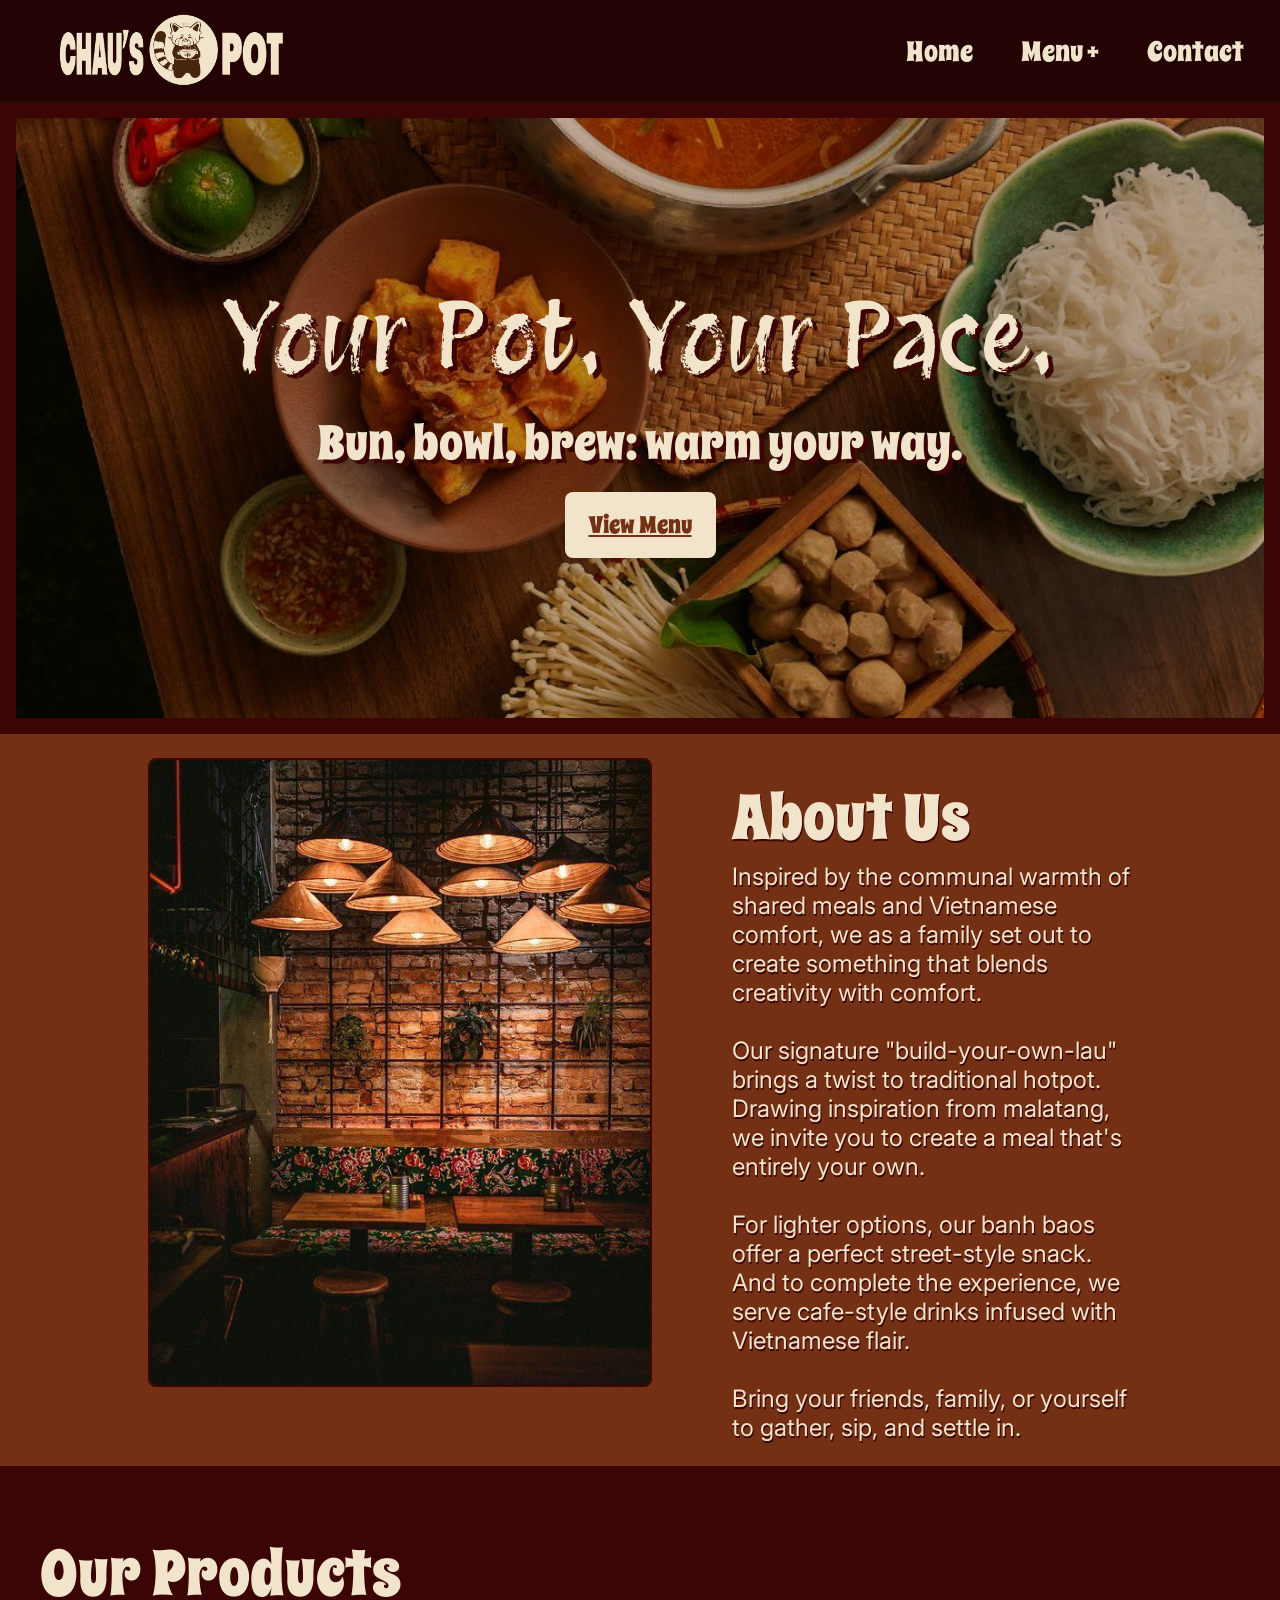
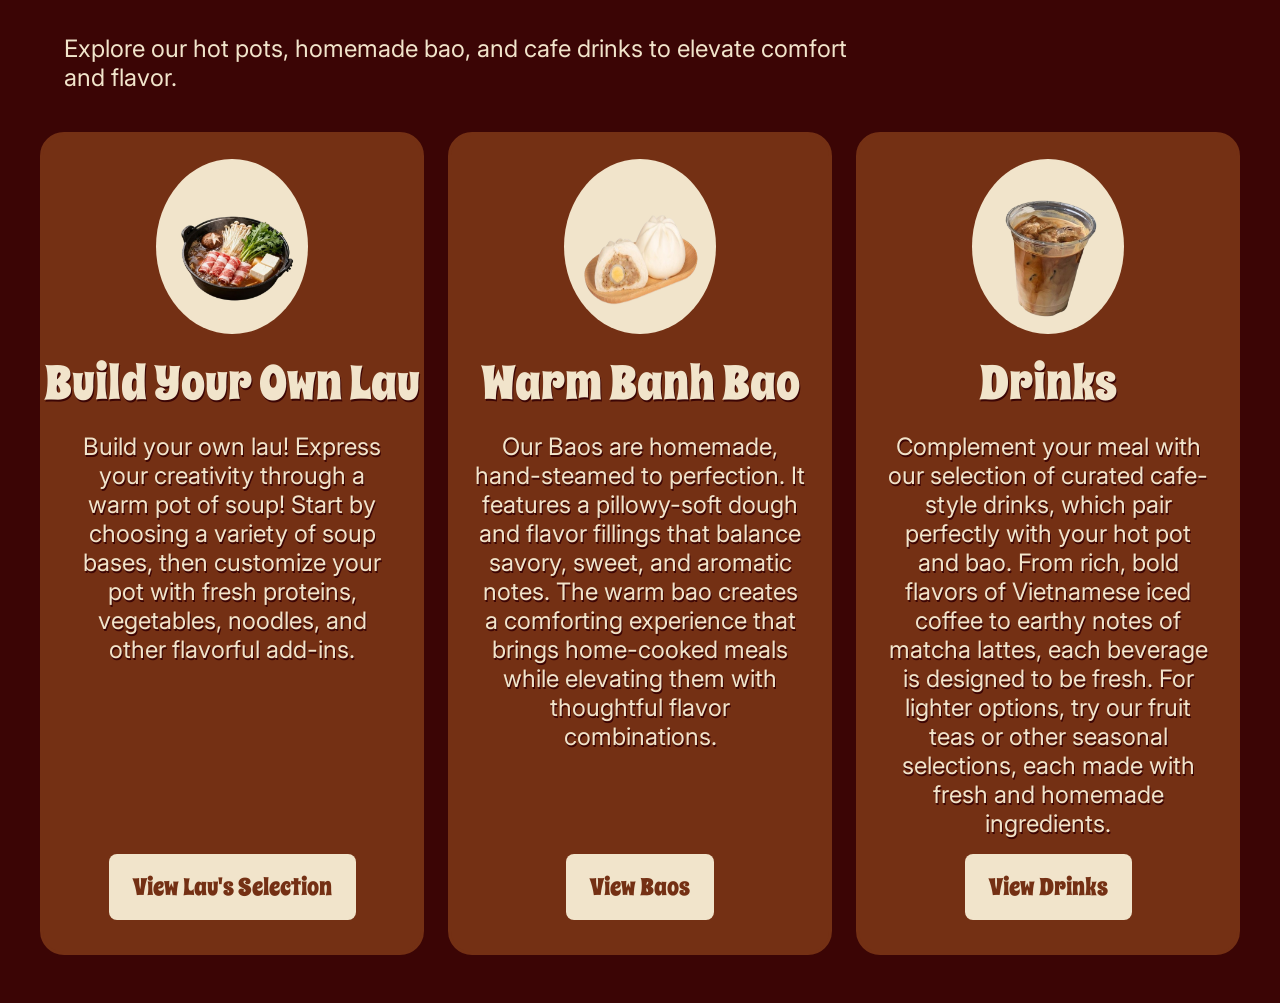
<file: index.html>
<!DOCTYPE html>

<title> Chau's Pot: Mobile Website </title>

<head>

    <link rel="stylesheet" href="global.css">
    <link rel="stylesheet" href="reset.css">
    <meta name="viewport" content="width=device-width, initial-scale=1" />

    <link rel="preconnect" href="https://fonts.googleapis.com">
    <link rel="preconnect" href="https://fonts.gstatic.com" crossorigin>
    <link href="https://fonts.googleapis.com/css2?family=Inter:ital,opsz,wght@0,14..32,100..900;1,14..32,100..900&family=Protest+Revolution&family=Spicy+Rice&display=swap" rel="stylesheet">

</head>

<header class="site-header">
        <div class = "logo-container">
            <img src="images/logo.png" alt="Chau's Pot Logo" class = "logo-icon">
        </div>

        <div class = "menu-bar" id="menuBar">
            <img onclick="hamClick()" src="images/bars-solid.png" alt="menu-bar" id="ham" width = "50px">
        </div>
    
        <nav>
            <ul class="nav-links">
                <li><a href = "index.html" > Home </a></li>

                <li class = "dropdown">
                    <a href = "menu/menu.html"> Menu +</a>
                    <ul class = "dropdown-content">
                        <li><a href="menu/menu.html"> Build a Lao</a></li>
                        <li><a href="bao/bao.html"> Bao</a></li>
                        <li><a href="drink/drink.html"> Drinks</a></li>
                    </ul>
                </li>
                <li><a href = "contact/contact.html" > Contact </a></li>
            </ul>
        </nav>
</header>

<body>
    <ul class="drawer-nav">
        <li><a href = "index.html" > Home </a></li>
        <li><a href="menu/menu.html"> Build a Lao</a></li>
        <li><a href="bao/bao.html"> Bao</a></li>
        <li><a href="drink/drink.html"> Drinks</a></li>
        <li><a href = "contact/contact.html" > Contact </a></li>
    </ul>

    <script src="homepage.js"></script>

    <main>
        <section class = "hero-section"> 
            <h1> Your Pot. Your Pace. </h1>
            <h2> Bun, bowl, brew: warm your way.</h2>
            <a href ="menu/menu.html" class = "product-button"> View Menu</a>
        </section>

        <section class = "about-us">

            <div class="about-container"> 

                <div class = about-image>
                    <img src="images/about us.jpg" alt="cafe-interior">
                </div>
                
                <div class="about-content">
                    <h2> About Us </h2>
                    <p class = "about-description"> 
                    Inspired by the communal warmth of shared meals and Vietnamese comfort, we as a family set out to create something that blends creativity with comfort. 
                    <br>
                    <br>
                    Our signature "build-your-own-lau" brings a twist to traditional hotpot. Drawing inspiration from malatang, we invite you to create a meal that's entirely your own.
                    <br>
                    <br>
                    For lighter options, our banh baos offer a perfect street-style snack. And to complete the experience, we serve cafe-style drinks infused with Vietnamese flair.
                    <br>
                    <br>
                    Bring your friends, family, or yourself to gather, sip, and settle in.
                    </p>
                </div>   

            </div>
            
        </section>
    
        <section class = "products">
            <div class = "products-inner">
                <div class = "products-header">
                    <h2> Our Products </h2>
                    <p class ="products-info"> Explore our hot pots, homemade bao, and cafe drinks to elevate comfort and flavor.</p>
                
                </div>

            <!-- Below are three sections: Lau, Bao, and Drinks-->
                <div class = "product-container">
                    <div class = "lau">
                        <img class = "section-image"  src = "images/hotpot.png" alt = "lau">
                        <h2> Build Your Own Lau </h2>
                        <p class = "description"> 
                        Build your own lau! Express your creativity through a warm pot of soup! Start by choosing a variety of soup bases, then customize your pot with fresh proteins, vegetables, noodles, and other flavorful add-ins. 
                        </p>

                        <a href ="menu/menu.html" class = "order-button"> View Lau's Selection </a>
                    </div>

                    <div class ="bao">
                        <img class = "section-image"  src = "images/bao-bao1.png" alt="bao">
                        <h2> Warm Banh Bao </h2>
                        <p class = "description">Our Baos are homemade, hand-steamed to perfection. It features a pillowy-soft dough and flavor fillings that balance savory, sweet, and aromatic notes. The warm bao creates a comforting experience that brings home-cooked meals while elevating them with thoughtful flavor combinations. </p>
                        <a href ="bao/bao.html" class = "order-button"> View Baos </a>
                    </div>
            

                    <div class = "drink"> 
                        <img class = "section-image"  src = "images/drinks-coffee.png" alt="drink">
                        <h2> Drinks </h2>
                        <p class = "description"> Complement your meal with our selection of curated cafe-style drinks, which pair perfectly with your hot pot and bao. From rich, bold flavors of Vietnamese iced coffee to earthy notes of matcha lattes, each beverage is designed to be fresh. For lighter options, try our fruit teas or other seasonal selections, each made with fresh and homemade ingredients.  </p>
                        <a href ="drink/drink.html" class = "order-button"> View Drinks </a>
                    </div>
                </div>
            </div>
        </section>       
    </main>
</body>
</file>
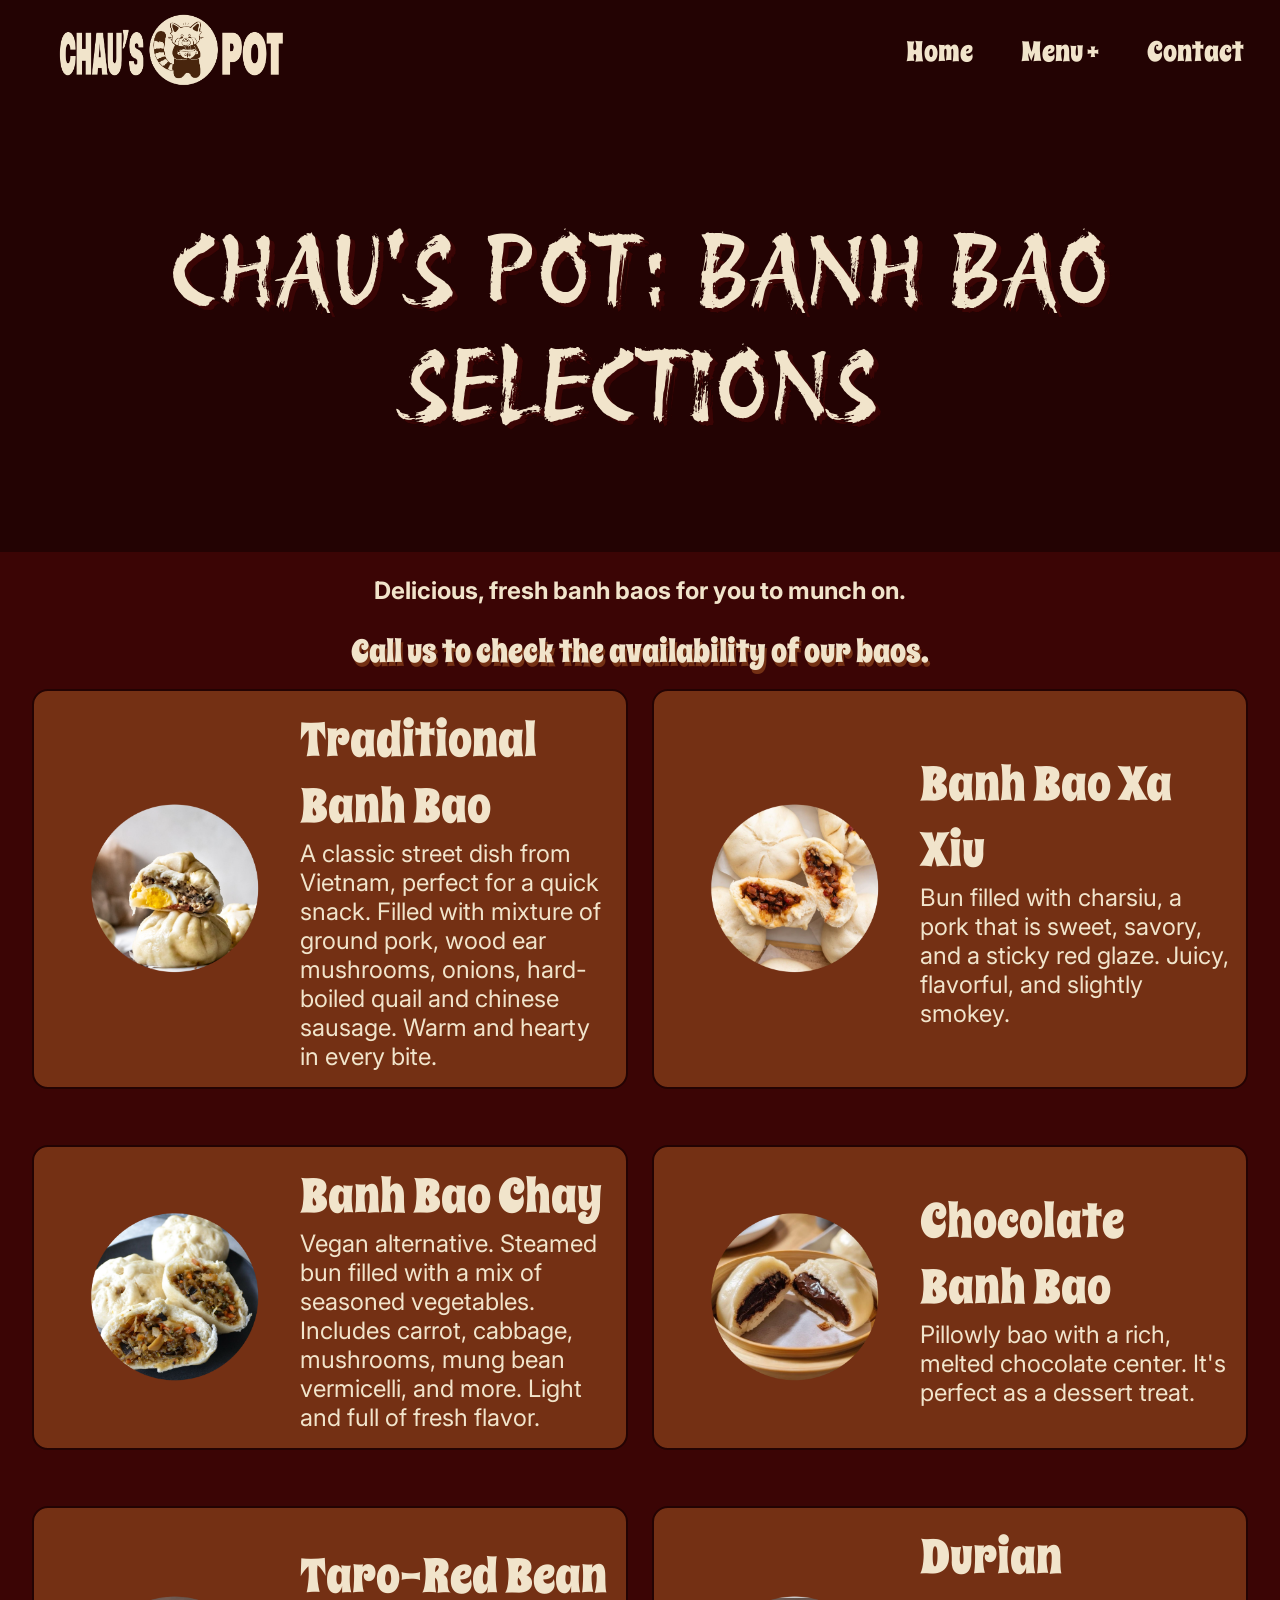
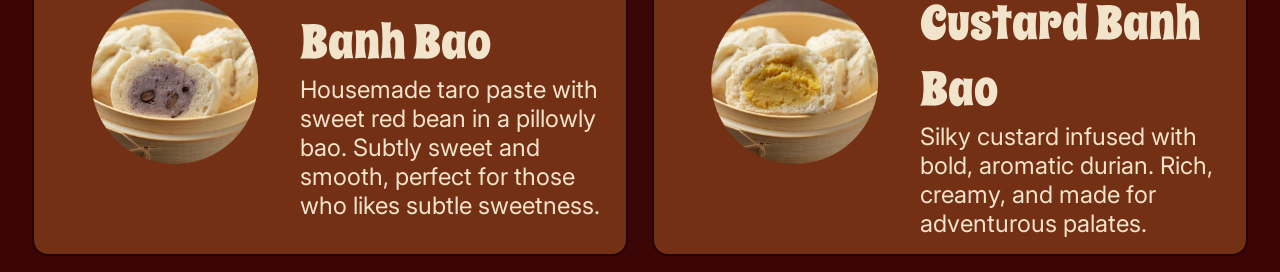
<file: bao/bao.html>
<!DOCTYPE html>

<title> Chau's Pot: Mobile Website </title>

<head>

    <link rel="stylesheet" href="bao.css">
    <link rel="stylesheet" href="reset.css">
    <meta name="viewport" content="width=device-width, initial-scale=1" />

    <link rel="preconnect" href="https://fonts.googleapis.com">
    <link rel="preconnect" href="https://fonts.gstatic.com" crossorigin>
    <link href="https://fonts.googleapis.com/css2?family=Inter:ital,opsz,wght@0,14..32,100..900;1,14..32,100..900&family=Protest+Revolution&family=Spicy+Rice&display=swap" rel="stylesheet">
    <title>Menu</title>
</head>

<header class="site-header">
        <div class = "logo-container">
            <img src="../images/logo.png" alt="Chau's Pot Logo" class = "logo-icon">
        </div>

        <div class = "menu-bar">
            <img src="../images/bars-solid.png" alt="menu-bar" width = "50px">
        </div>
    
        <nav>
            <ul class="nav-links">
                <li><a href = "../index.html" > Home </a></li>

                <li class = "dropdown">
                    <a href = "menu/menu.html"> Menu +</a>
                    <ul class = "dropdown-content">
                        <li><a href="../menu/menu.html"> Build a Lao</a></li>
                        <li><a href="bao.html"> Bao</a></li>
                        <li><a href="../drink/drink.html"> Drinks</a></li>
                    </ul>
                </li>

                <li><a href = "../contact/contact.html" > Contact </a></li>
            </ul>
        </nav>
</header>

<body>
    <main>
        <section class = "hero-section"> 
            <h1> CHAU'S POT: BANH BAO SELECTIONS</h1>
        </section>

        <section id="bao-header">
            <div class="bao-overview">
                <p><b> Delicious, fresh banh baos for you to munch on. </b></p>
                <p class="bao-call" > Call us to check the availability of our baos.</p>
            </div>
        </section>


        <section id="baos">
            <div class="bao">

                <div class="bao-card">
                    <img class = "section-image" src = "bao_images/baos_porkbun.png">
                    <div class="card-text">
                        <h2> Traditional Banh Bao  </h2>
                        <p> A classic street dish from Vietnam, perfect for a quick snack. Filled with mixture of ground pork, wood ear mushrooms, onions, hard-boiled quail and chinese sausage. Warm and hearty in every bite.  </p>
                    </div>
                </div>

                <div class="bao-card">
                    <img class = "section-image" src = "bao_images/baos_charsiu.png">
                    <div class="card-text">
                        <h2> Banh Bao Xa Xiu </h2>
                        <p> Bun filled with charsiu, a pork that is sweet, savory, and a sticky red glaze. Juicy, flavorful, and slightly smokey.  </p>
                    </div>
                </div>

                <div class="bao-card">
                    <img class = "section-image" src = "bao_images/baos_veggie.png">
                    <div class="card-text">
                        <h2> Banh Bao Chay </h2>
                        <p> Vegan alternative. Steamed bun filled with a mix of seasoned vegetables. Includes carrot, cabbage, mushrooms, mung bean vermicelli, and more. Light and full of fresh flavor. </p>
                    </div>
                </div>

                <div class="bao-card">
                    <img class = "section-image" src = "bao_images/baos_chocolate.png">
                    <div class="card-text">
                        <h2> Chocolate Banh Bao</h2>
                        <p> Pillowly bao with a rich, melted chocolate center. It's perfect as a dessert treat. </p>
                    </div>
                </div>

                <div class="bao-card">
                    <img class = "section-image" src = "bao_images/baos_tarobean.png">
                    <div class="card-text">
                        <h2> Taro-Red Bean Banh Bao </h2>
                        <p> Housemade taro paste with sweet red bean in a pillowly bao. Subtly sweet and smooth, perfect for those who likes subtle sweetness.</p>
                    </div>
                </div>

                <div class="bao-card">
                      <img class = "section-image" src = "bao_images/baos_eggdurian.png">
                    <div class="card-text">
                        <h2> Durian Custard Banh Bao </h2>
                        <p> Silky custard infused with bold, aromatic durian. Rich, creamy, and made for adventurous palates. </p>
                    </div>
                </div>

            </div>
        </section>
    </main>
</body>
</file>
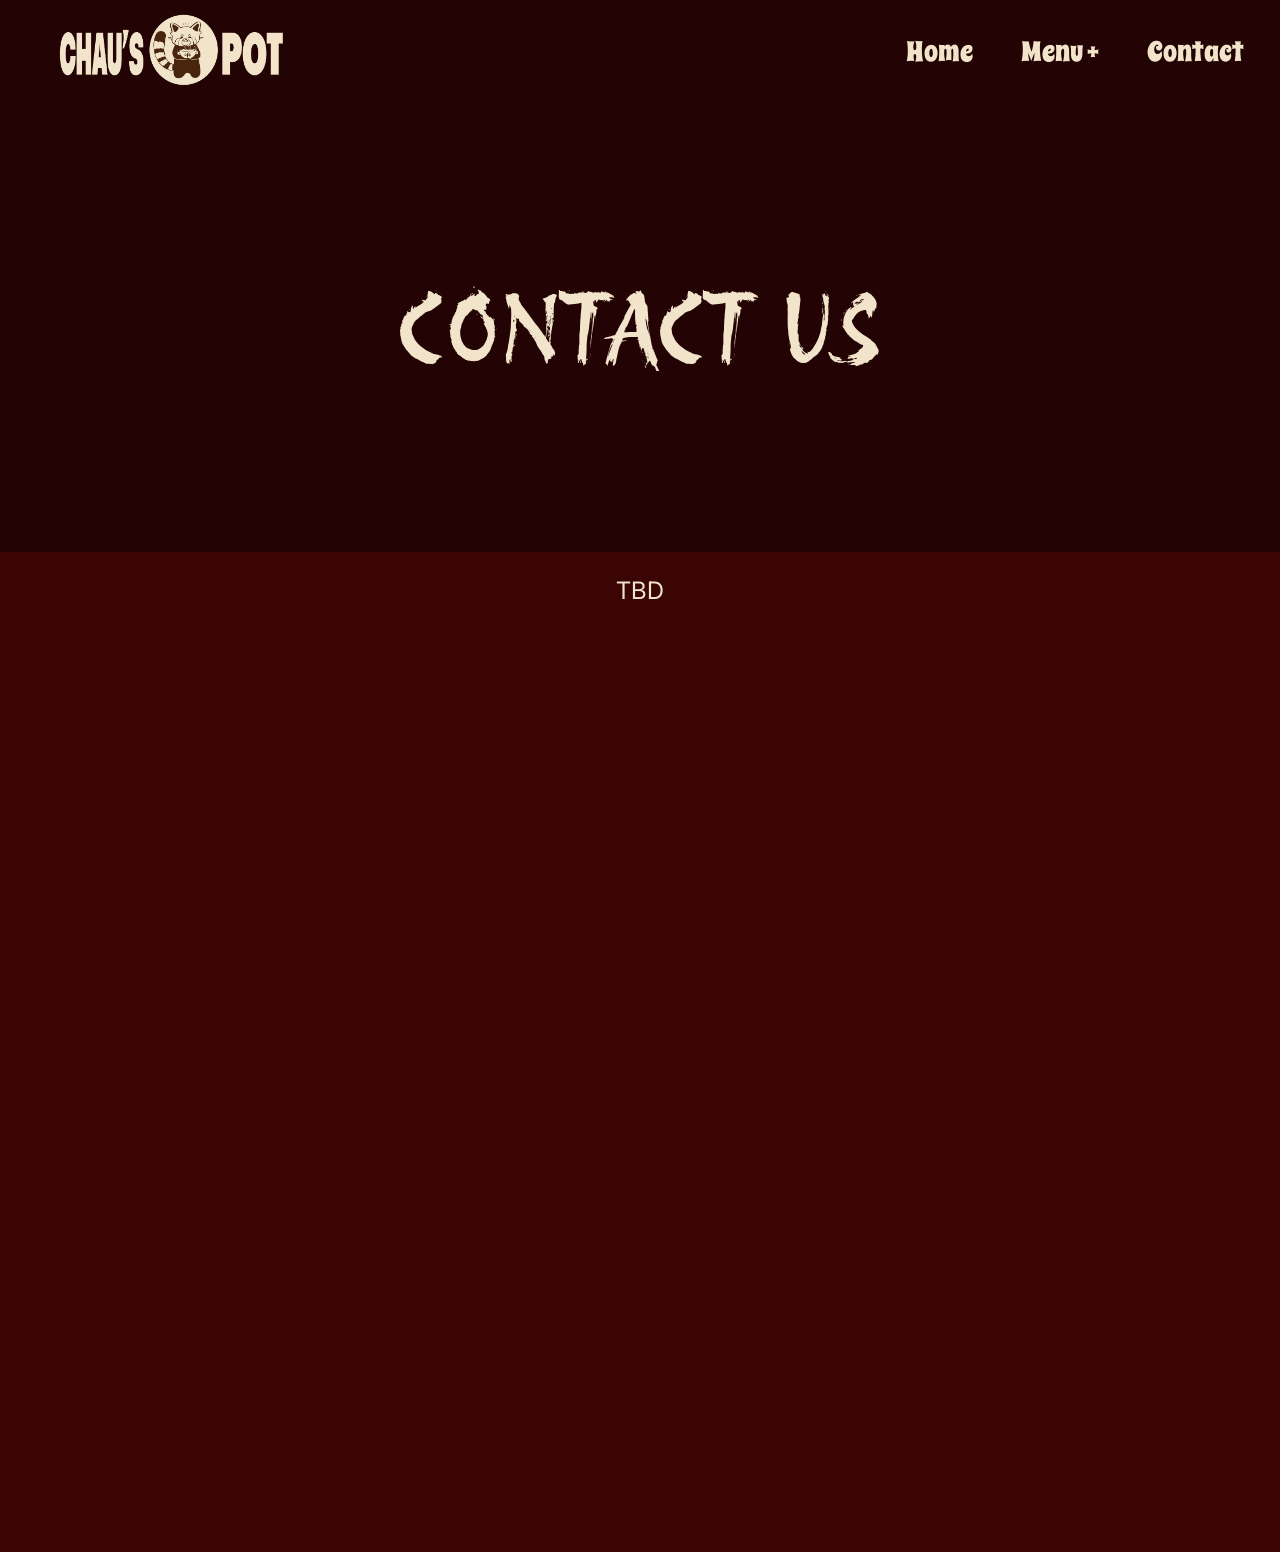
<file: contact/contact.html>
<!DOCTYPE html> 

<title> Chau's Pot: Mobile Website </title>

<head>
    <link rel="stylesheet" href="contact.css">
    <link rel="stylesheet" href="reset.css">
    <meta name="viewport" content="width=device-width, initial-scale=1" />

    <link rel="preconnect" href="https://fonts.googleapis.com">
    <link rel="preconnect" href="https://fonts.gstatic.com" crossorigin>
    <link href="https://fonts.googleapis.com/css2?family=Inter:ital,opsz,wght@0,14..32,100..900;1,14..32,100..900&family=Protest+Revolution&family=Spicy+Rice&display=swap" rel="stylesheet">
    <title>Contact</title>
</head>

<header class="site-header">
        <div class = "logo-container">
            <img src="../images/logo.png" alt="Chau's Pot Logo" class = "logo-icon">
        </div>

        <div class = "menu-bar">
            <img src="../images/bars-solid.png" alt="menu-bar" width = "50px">
        </div>
    
        <nav>
            <ul class="nav-links">
                <li><a href = "../index.html" > Home </a></li>

                <li class = "dropdown">
                    <a href = "../menu/menu.html"> Menu +</a>
                    <ul class = "dropdown-content">
                        <li><a href="../menu/menu.html"> Build a Lao</a></li>
                        <li><a href="../bao/bao.html"> Bao</a></li>
                        <li><a href="../drink/drink.html"> Drinks</a></li>
                    </ul>
                </li>

                <li><a href = "contact/contact.html" > Contact </a></li>
            </ul>
        </nav>
</header>

<body>
    <main>
        <section class = "hero-section"> 
            <h1> CONTACT US </h1>
        </section>

        <section id = "contact">
            <div class = "contact-overview">
                <p> TBD </p>
            </div>

        </section>
    </main>
</body>
</file>
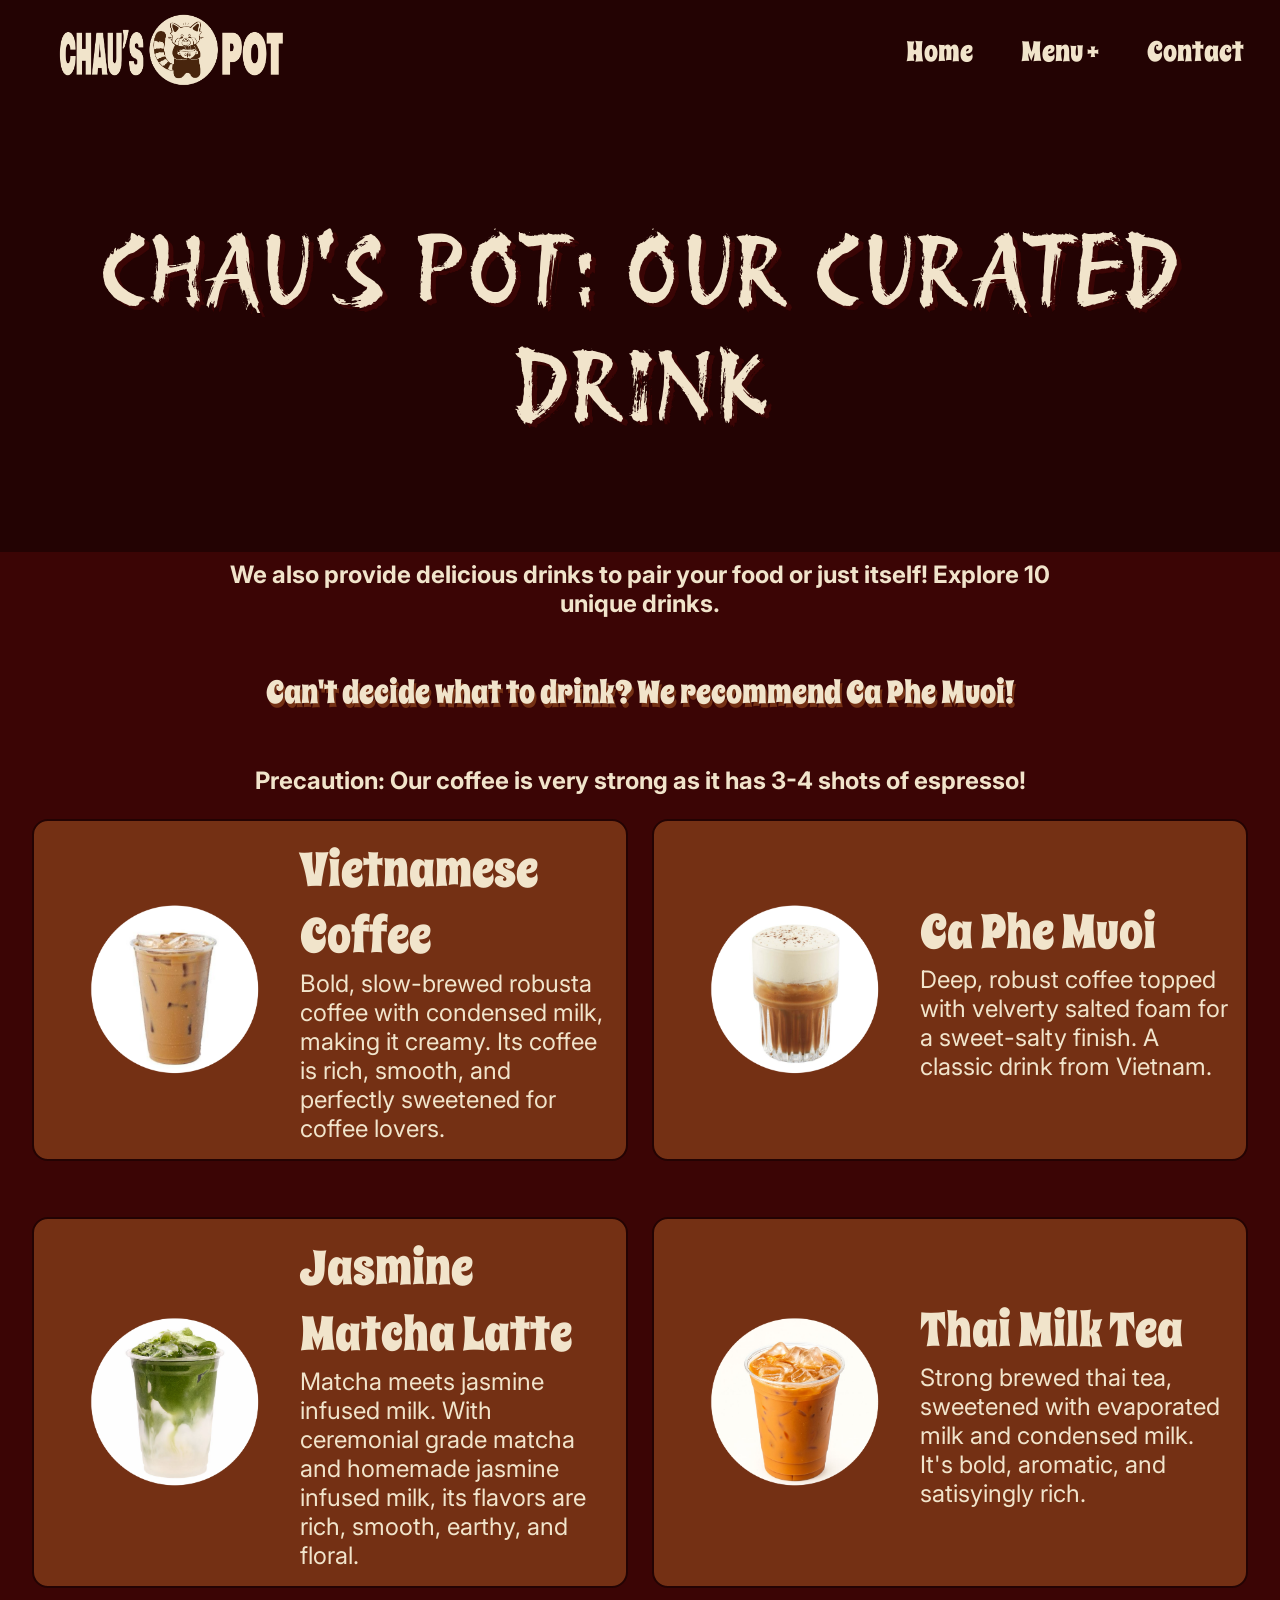
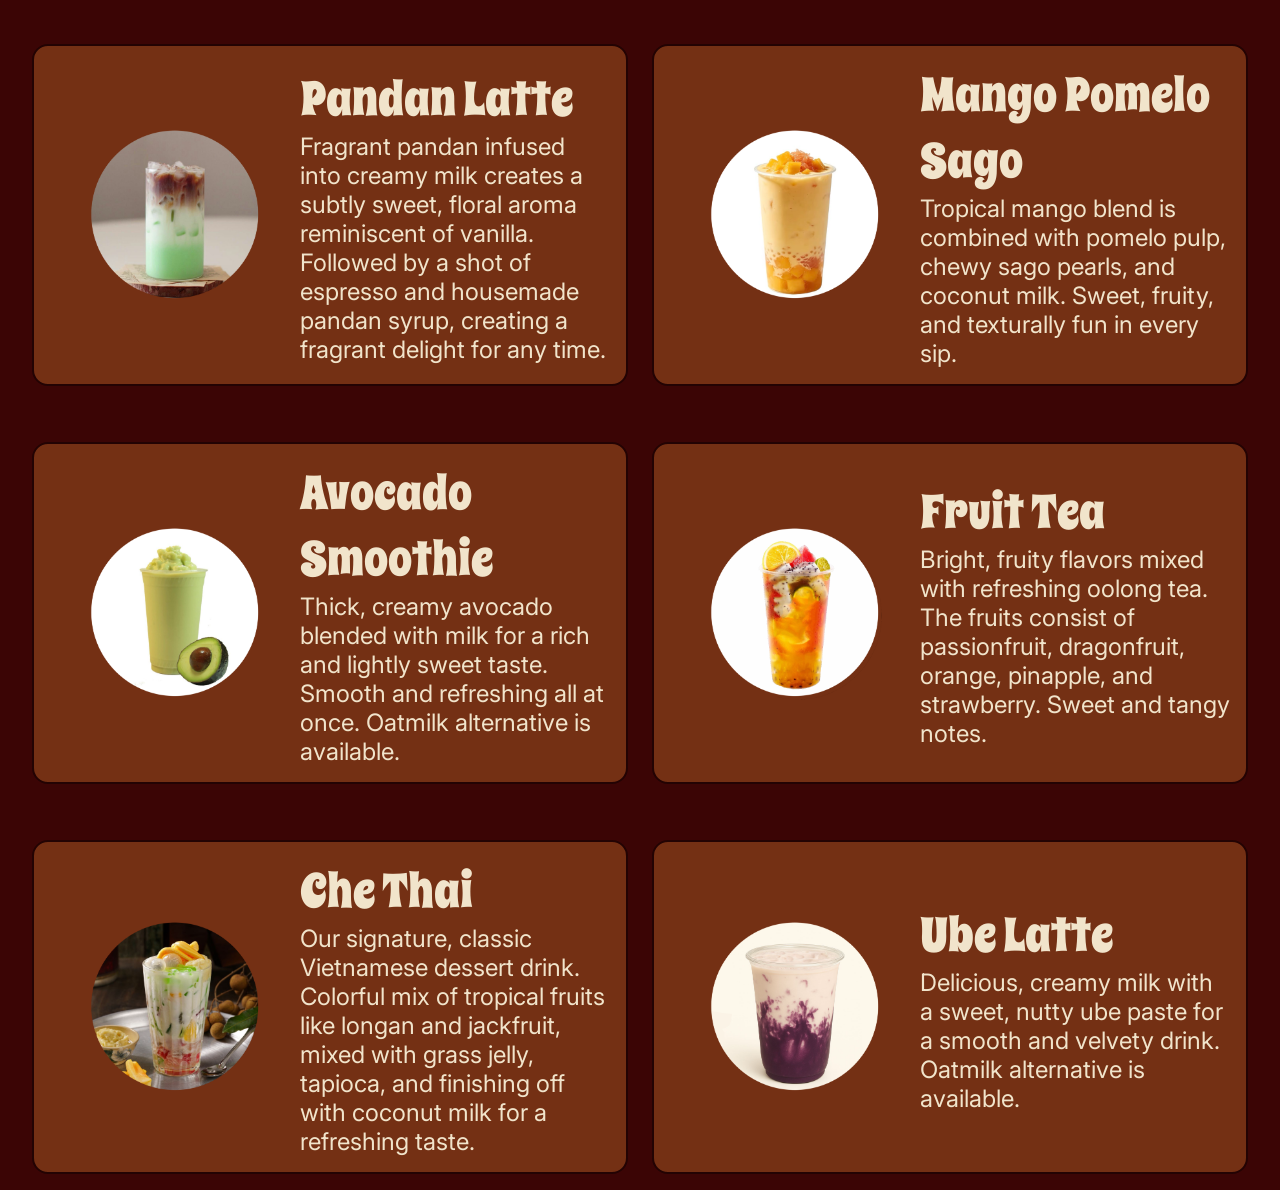
<file: drink/drink.html>
<!DOCTYPE html>

<title> Chau's Pot: Mobile Website </title>

<head>

    <link rel="stylesheet" href="drink.css">
    <link rel="stylesheet" href="reset.css">
    <meta name="viewport" content="width=device-width, initial-scale=1" />

    <link rel="preconnect" href="https://fonts.googleapis.com">
    <link rel="preconnect" href="https://fonts.gstatic.com" crossorigin>
    <link href="https://fonts.googleapis.com/css2?family=Inter:ital,opsz,wght@0,14..32,100..900;1,14..32,100..900&family=Protest+Revolution&family=Spicy+Rice&display=swap" rel="stylesheet">
    <title>Menu</title>
</head>

<header class="site-header">
        <div class = "logo-container">
            <img src="../images/logo.png" alt="Chau's Pot Logo" class = "logo-icon">
        </div>

        <div class = "menu-bar">
            <img src="../images/bars-solid.png" alt="menu-bar" width = "50px">
        </div>
    
        <nav>
            <ul class="nav-links">
                <li><a href = "../index.html" > Home </a></li>

                <li class = "dropdown">
                    <a href = "menu/menu.html"> Menu +</a>
                    <ul class = "dropdown-content">
                        <li><a href="../menu/menu.html"> Build a Lao</a></li>
                        <li><a href="../bao/bao.html"> Bao</a></li>
                        <li><a href="drink.html"> Drinks</a></li>
                    </ul>
                </li>

                <li><a href = "../contact/contact.html" > Contact </a></li>
            </ul>
        </nav>
</header>

<body>
    <main>

        <section class = "hero-section"> 
            <h1> CHAU'S POT: OUR CURATED DRINK</h1>
        </section>

        <section id="drink-header">
            <div class="drink-overview">
                <p><b>We also provide delicious drinks to pair your food or just itself!
                Explore 10 unique drinks. </b></p>
                    <br>
                    <br>
                <p class="drink-star"> Can't decide what to drink? We recommend Ca Phe Muoi! </p>
                    <br>
                    <br>
                <p><b> Precaution: Our coffee is very strong as it has 3-4 shots of espresso! </b></p>
            </div>
        </section>


        <section id="drinks">
            <div class="drink">
                <div class="drink-card">
                    <img class = "section-image" src = "drink_images/drink_vietcoffee.png">
                    <div class="card-text">
                        <h2> Vietnamese Coffee </h2>
                        <p> Bold, slow-brewed robusta coffee with condensed milk, making it creamy. Its coffee is rich, smooth, and perfectly sweetened for coffee lovers. </p>
                    </div>
                </div>

                <div class="drink-card">
                    <img class = "section-image" src = "drink_images/drink_saltcoffee.png">
                    <div class="card-text">
                        <h2> Ca Phe Muoi </h2>
                        <p> Deep, robust coffee topped with velverty salted foam for a sweet-salty finish. A classic drink from Vietnam.</p>
                    </div>
                </div>

                <div class="drink-card">
                    <img class = "section-image" src = "drink_images/drink_matchalat.png">
                    <div class="card-text">
                        <h2> Jasmine Matcha Latte </h2>
                        <p> Matcha meets jasmine infused milk. With ceremonial grade matcha and homemade jasmine infused milk, its flavors are rich, smooth, earthy, and floral. </p>
                    </div>
                </div>

                <div class="drink-card">
                    <img class = "section-image" src = "drink_images/drink_thai.png">
                    <div class="card-text">
                        <h2> Thai Milk Tea  </h2>
                        <p> Strong brewed thai tea, sweetened with evaporated milk and condensed milk. It's bold, aromatic, and satisyingly rich. </p>
                    </div>
                </div>

                <div class="drink-card">
                    <img class = "section-image" src = "drink_images/drink_pandan.png">
                    <div class="card-text">
                        <h2> Pandan Latte</h2>
                        <p> Fragrant pandan infused into creamy milk creates a subtly sweet, floral aroma reminiscent of vanilla. Followed by a shot of espresso and housemade pandan syrup, creating a fragrant delight for any time. </p>
                    </div>
                </div>

                <div class="drink-card">
                    <img class = "section-image" src = "drink_images/drink_mangopomelo.png">
                    <div class="card-text">
                        <h2> Mango Pomelo Sago </h2>
                        <p> Tropical mango blend is combined with pomelo pulp, chewy sago pearls, and coconut milk. Sweet, fruity, and texturally fun in every sip. </p>
                    </div>
                </div>

                <div class="drink-card">
                    <img class = "section-image" src = "drink_images/drinks_avocado.png">
                    <div class="card-text">
                        <h2> Avocado Smoothie </h2>
                        <p> Thick, creamy avocado blended with milk for a rich and lightly sweet taste. Smooth and refreshing all at once. Oatmilk alternative is available. </p>
                    </div>
                </div>

                <div class="drink-card">
                    <img class = "section-image" src = "drink_images/drink_fruitsassortment.png">
                    <div class="card-text">
                        <h2> Fruit Tea </h2>
                        <p> Bright, fruity flavors mixed with refreshing oolong tea. The fruits consist of passionfruit, dragonfruit, orange, pinapple, and strawberry. Sweet and tangy notes. </p>
                    </div>
                </div>

                <div class="drink-card">
                    <img class = "section-image" src = "drink_images/drink_chethai.png">
                    <div class="card-text">
                        <h2> Che Thai </h2>
                        <p> Our signature, classic Vietnamese dessert drink. Colorful mix of tropical fruits like longan and jackfruit, mixed with grass jelly, tapioca, and finishing off with coconut milk for a refreshing taste. </p>
                    </div>
                </div>

                <div class="drink-card">
                    <img class = "section-image" src = "drink_images/drink_ube.png">
                    <div class="card-text">
                        <h2> Ube Latte </h2>
                        <p> Delicious, creamy milk with a sweet, nutty ube paste for a smooth and velvety drink. Oatmilk alternative is available. </p>
                    </div>
                </div>

            </div>
        </section>
    </main>
</body>
</file>
<file: global.css>
/* CTRL + S */
h1, h2, .spicy-rice-regular {
  font-family: "Spicy Rice", serif;
  font-weight: 400;
  font-style: normal;
}

.protest-revolution-regular {
  font-family: "Protest Revolution", sans-serif;
  font-weight: 400;
  font-style: normal;
}

.inter-regular {
  font-family: "Inter", sans-serif;
  font-optical-sizing: auto;
  font-weight: 400;
  font-style: normal;
}

main {
    background-color: #3b0505;
    display: flex;
    flex-direction: column;
}

header {
    background-color: #230303;
    color: #F1E4CB;
    display:flex;
    flex-direction: row;
    padding-left: 24px;
    height: 70px;
    position: absolute;
    z-index: 10;
}

.site-header{
    display: flex;
    align-items: center;
    justify-content: space-between;
    padding: 16px 24px;
}

.menu-bar{
    filter: brightness(0) saturate(100%) invert(98%) sepia(45%) saturate(956%) hue-rotate(313deg) brightness(93%) contrast(95%);
    align-items: center;
    display: flex;
}

.logo-container{
    display: flex;
    align-items: center;
    gap: 24px;

}
.logo-icon{
    width: 50%;
    height: auto;
    white-space: nowrap;
}

h1 {
    font-size: 3rem;
    text-align: center; 
}

.title{
    white-space: nowrap;
}

h2{
    text-align:center;
    padding-top: 16px;
    font-size: 2rem;
}

li {
    list-style-type: none;
    font-size: 24px;
    text-align: start;
}

p{
    padding-left: 24px;
    padding-right: 24px;
    padding-top: 16px;
    padding-bottom: 16px;
    font-family: "Inter", sans-serif;
    font-size: 20px;
}

.hero-section{
    height: 600px;
    margin: 16px 16px;
    background-image: url('images/hero-section1.jpg');
    background-size: cover;
    background-repeat: no-repeat;
    background-position: 70%;
}

.hero-section h1{
    font-family: "Protest Revolution" , sans-serif;
    font-size: 4rem;
}

/* testing for tinting image */
.hero-section{
    background-image: url('images/hero-section1.jpg');
    background-color: #bda593; /* tint color */
    background-blend-mode: multiply;
    
}

.hero-section {
    display: flex;
    flex-direction: column;  
    justify-content: center;  
    align-items: center;
  
}

.hero-section h1, .hero-section h2{
    color:#F1E4CB;
    text-shadow: 5px 4px  #3b0505;   
}

.about-us {
    background-color:#743014;
    padding: 24px 32px;
    
}

.about-container {
    display: flex;
    flex-direction: column;
    align-items: flex-start;
    justify-content: center;
    gap: 16px;
    margin: 0 auto;
    padding: auto;
    text-align: center;
    max-width: 200px;
}

.about-image img {
    display: block;
    width: 200px;
    max-width: 200px;
    height: auto;
    border-radius: 8px;
    border: 2px solid #3b0505;
}

.about-content{
    width: 200px;
    text-align: left;
    text-shadow: 1px 2px  #3b0505;
    display: table-caption;
}

.about-content p{
    padding: 0;
}

.about-content h2 {
    text-align: left;
    color:#F1E4CB;
    font-size: 3rem;
}
  

.about-description{
    color:  #F1E4CB;
    text-shadow: 1px 2px  #3b0505;
    padding: 16px;
}

.products-header h2 {
    text-align: left;
    padding-left: 0;
    font-size: 3rem;
    color: #F1E4CB;
    text-shadow: none;
}

.products-info {
    font-size: 20px;
    max-width: 800px;   
    color:#F1E4CB;
    margin-bottom: 24px;
}

.products{
    background-color: #3b0505;
    max-width: 100%;
    padding: 48px 0;
    color:#F1E4CB;
    margin: 0 auto;
}

.products-inner{
    max-width: 1200px;
    margin: 0 auto;
    padding: 0 24px;
}


.product-container {
    display: flex;
    flex-direction: column;
}


.lau, .bao, .drink{
    background-color:  #743014;
    border: 3px solid #743014;
    border-radius: 24px;
    padding-bottom: 2rem;
    margin: 16px 0;
    text-shadow: 1px 2px  #3b0505;
    text-align: center;
}

.lau, .bao, .drink, h2{
    font-size: 2.5rem; 
    text-shadow: 1px 2px  #3b0505;
}


.section-image{
    background-color: #F1E4CB;
    display: block;
    margin: 0 auto;
    margin-top: 24px;
    padding-top: 24px;
    border-radius: 50%;
    aspect-ratio: 1/1;
    width: 40%;
}

/* Testing */
.product-button{
    display: block;            
    margin: 16px auto 0 auto;  
    padding: 16px 24px;        
    font-size: 20px;            
    font-family: "Spicy Rice", serif; 
    background-color: #F1E4CB;  
    color:  #743014;
    border: none;
    border-radius: 8px;
}

.order-button {
    text-decoration: none;
    display: inline-block;          
    margin: 16px auto 0 auto;  
    padding: 16px 24px;        
    font-size: 20px;            
    font-family: "Spicy Rice", serif; 
    background-color: #F1E4CB;  
    color: #743014;
    border: none;
    border-radius: 8px;
    text-shadow: none;
    max-width: 500px;
}

.nav-links {
    display: none;
    font-family: "Spicy Rice", serif;
}

.drawer-nav{
    font-family: "Spicy Rice", serif;
    position: absolute;
    top: -300px;
    background-color:#230303;
    width: 100vw;
    padding: 10px 0px;
    transition: top 0.25s;
}

.drawer-nav li{
    text-align: center;
}

.drawer-nav a{
    color:#F1E4CB;
}

.opened{
    top: 100px;
}

/* Tablet Size */
@media (min-width: 800px) and (max-width: 1023px) {
    .drawer-nav{
        display: none;
    }

    .product-container {
        display: grid;
        grid-template-columns: repeat(2, 1fr);
        gap: 24px;
    }

    .drink {
        grid-column: 1 / -1; 
        justify-self: center;  
        max-width: 500px;
    }

    .logo-icon {
        max-width: 500px;
        margin-left: 24px;
    }

    p{
        font-size: 24px;
    }

    h2{
        font-size: 3rem;
    }

    li {
        font-size: 28px;

    }
    .hero-section h1{
       font-size: 6rem;
    }

    .lau, .bao, .drink {

        flex: 1;
        margin: 0; 
        display: flex;
        flex-direction: column;
    }

    .order-button{
        margin-top: auto; 
        align-self: center;
    }

    .nav-links {
        list-style: none;
        display: flex;
        gap: 24px;
    }

    .nav-links a {
        text-decoration: none;
        color: #F1E4CB;
        padding: 8px 12px;
    }

    .dropdown {
        position: relative;
    }

    header{
        position: none;
    }

    .dropdown-content {
        display: none; /* hide by default */
        position: absolute;
        top: 100%;
        left: 0;
        background-color: #F1E4CB;
        border: 1px solid #3b0505;
        list-style: none;
        min-width: 160px;
        z-index: 100;
    }

    .dropdown-content li a {
        display: block;
        padding: 8px 12px;
        color: #3b0505;
    }

    .dropdown-content li a:hover {
        background-color: #bda593;
    }

    .dropdown:hover .dropdown-content {
        display: block;
    }

    .menu-bar {
        display: none;
    }

    .about-container {
        max-width: 400px;
    }

    .about-image img {
        width: 400px;
        max-width: 400px;
    }

    .about-content{
        width: 400px;
    }

    .products-header h2 {
    padding-left: auto;
    font-size: 4rem;
    }

    .products-header p {
    padding-left: auto;
    font-size: 24px;
    }

    .product-button{
    font-size: 24px;            
    }

    .order-button {      
    font-size: 24px;            
    }
     

}

/* Desktop Size */
@media screen and (min-width: 1024px) {
    .product-container {
        display:flex;
        flex-direction: row;
        justify-content: center;
        align-items: stretch;
        gap: 24px;
        max-width: 1200px;
        margin: 0 auto;
    }

    header{
        position: relative;
    }
    
    .logo-icon {
        max-width: 500px;
        margin-left: 24px;
    }

    p{
    font-size: 24px;
    }

    h2{
        font-size: 3rem;
    }

    li {
        font-size: 28px;

    }
    .hero-section h1{
       font-size: 6rem;
    }

    .lau, .bao, .drink {
        flex: 1;
        margin: 0; 
        display: flex;
        flex-direction: column;
    }

    .order-button{
        margin-top: auto; 
        align-self: center;
    }

    .nav-links {
        list-style: none;
        display: flex;
        gap: 24px;
    }

    .nav-links a {
        text-decoration: none;
        color: #F1E4CB;
        padding: 8px 12px;
    }


    .dropdown {
        position: relative;
    }

    .dropdown-content {
        display: none; /* hide by default */
        position: absolute;
        top: 100%;
        left: 0;
        background-color: #F1E4CB;
        border: 1px solid #3b0505;
        list-style: none;
        min-width: 160px;
        z-index: 100;
    }

    .dropdown-content li a {
        display: block;
        padding: 8px 12px;
        color: #3b0505;
    }

    .dropdown-content li a:hover {
        background-color: #bda593;
    }

    .dropdown:hover .dropdown-content {
        display: block;
    }

    .menu-bar {
        display: none;
    }


    .about-container {
        flex-direction: row;        
        align-items: flex-start;       
        justify-content: center;    
        max-width: 1000px;           
        margin: 0 auto;
        gap: 5rem;
    }

    .about-image img {
        width: 500px;
        max-width: 500px;
    }

    .about-content{
        width: 400px;
    }

    .about-content h2 {
    width: 800px;
    max-width: 100%;
    font-size: 4rem;
    }

    .products-inner{
        align-items: stretch;
    }
    .products-header h2 {
    padding-left: auto;
    font-size: 4rem;
    }

    .products-header p {
    padding-left: auto;
    font-size: 24px;
    }

    .product-button{
    font-size: 24px;            
    }

    .order-button {      
    font-size: 24px;            
    }
     
}
</file>
<file: bao/bao.css>
h1, h2, .spicy-rice-regular {
  font-family: "Spicy Rice", serif;
  font-weight: 400;
  font-style: normal;
}

.protest-revolution-regular {
  font-family: "Protest Revolution", sans-serif;
  font-weight: 400;
  font-style: normal;
}

.inter-regular {
  font-family: "Inter", sans-serif;
  font-optical-sizing: auto;
  font-weight: 400;
  font-style: normal;
}

h1 {
    font-size: 3rem;
    text-align: left; 
    color: #F1E4CB;
}

.title{
    white-space: nowrap;
}

h2{
    text-align: left;
    font-size: 2rem;
    color: #F1E4CB;
}

li {
    list-style-type: none;
    font-size: 24px;
    text-align: end;
}

p{
    font-family: "Inter", sans-serif;
    font-size: 20px;
    color: #F1E4CB;
}

main {
    background-color: #3b0505;
    display: flex;
    flex-direction: column;
}


header {
    background-color: #230303;
    color: #F1E4CB;
    display:flex;
    flex-direction: row;
    padding-left: 24px;
    height: 70px;
}

.site-header{
    display: flex;
    align-items: center;
    justify-content: space-between;
    padding: 16px 24px;

}

.menu-bar{
    filter: brightness(0) saturate(100%) invert(98%) sepia(45%) saturate(956%) hue-rotate(313deg) brightness(93%) contrast(95%);
    align-items: center;
    display: flex;
}

.nav-links {
    display: none;
    font-family: "Spicy Rice", serif;
}


.logo-container{
    display: flex;
    align-items: center;
    gap: 24px;

}

.logo-icon{
    width: 50%;
    height: auto;
    white-space: nowrap;
}

.hero-section h1{
    font-family: "Protest Revolution" , sans-serif;
    font-size: 4rem;
    text-align: center;
}

.hero-section{
    height: 250px;
    background-color:#230303;
}

.hero-section {
    display: flex;
    flex-direction: column;  
    justify-content: center;  
    align-items: center;
    color:#F1E4CB;
    text-shadow: 5px 4px  #3b0505;   
}

.bao-overview p{
    max-width: 70%;
    text-align: center;
    padding-top: 24px;
}

.bao-overview {
    display: flex;
    flex-direction: column;  
    justify-content: center;  
    align-items: center;
}

.bao-call {
    font-family: "Spicy Rice", serif;
    font-size: 1.5rem;
    font-style: normal;
    text-shadow: 2px 4px #743014;  
}


.bao-card img {
    width: 100%;
    max-width: 250px;
    height: auto;
    object-fit: cover;
    aspect-ratio: 1;
    align-self: center;
}

.bao-card {
    display: flex;
    flex-direction: column;
    border-radius: 24px;
    padding-bottom: 2rem;
    margin: 16px 0;
    text-align: center;
    background-color: #743014;
    border: 2px solid #230303;
    border-radius: 16px;
    padding: 16px;
}

.bao {
    display: grid;
    grid-template-columns: 1fr;
    justify-content: center;
    gap: 24px;
    padding: 0 32px;
}

.card-text p, .card-text h2 {
    display: flex;
    color: #F1E4CB;
    justify-content: center;
}

.card-text{
    flex: 1;
    min-width: 0;
}


@media (min-width: 1000px) and (max-width: 1200px) {
    .logo-icon {
        max-width: 500px;
        margin-left: 24px;
    }

    li {
        font-size: 28px;

    }


    .order-button{
        margin-top: auto; 
        align-self: center;
    }

    .nav-links {
        list-style: none;
        display: flex;
        gap: 24px;
    }

    .nav-links a {
        text-decoration: none;
        color: #F1E4CB;
        padding: 8px 12px;
    }

    .dropdown {
        position: relative;
    }

    .dropdown-content {
        display: none; /* hide by default */
        position: absolute;
        top: 100%;
        left: 0;
        background-color: #F1E4CB;
        border: 1px solid #3b0505;
        list-style: none;
        min-width: 160px;
        z-index: 100;
    }

    .dropdown-content li a {
        display: block;
        padding: 8px 12px;
        color: #3b0505;
    }

    .dropdown-content li a:hover {
        background-color: #bda593;
    }

    .dropdown:hover .dropdown-content {
        display: block;
    }

    .menu-bar {
        display: none;
    }

    .bao-call{
        font-size: 2.0rem;
    }

    .bao{
        grid-template-columns: repeat(2, 1fr);
        display: grid;
        justify-content: center;
        gap: 24px;
    }

    .bao-card img{
        min-width: 150px;
        max-width: 150px;
    }
    
    .bao-card {
        display: flex;
        flex-direction: row;
        text-align: center;
        align-items: center;
        min-width: 0;
    }

    .card-text p, .card-text h2 {
        display: flex;
        min-width: 0;
        color: #F1E4CB;
        flex: 1;
        margin: 0;
        justify-content: left;
        text-align: left;
    }

    #drinks h1{
        font-family: "Protest Revolution" , sans-serif;
        font-size: 4rem;
        text-align: center;
    }
    
}



@media screen and (min-width: 1201px) {
    .logo-icon {
        max-width: 500px;
        margin-left: 24px;
    }

    p{
    font-size: 24px;
    }

    h2{
        font-size: 3rem;
    }

    li {
        font-size: 28px;

    }
    
    .nav-links {
        list-style: none;
        display: flex;
        gap: 24px;
    }

    .nav-links a {
        text-decoration: none;
        color: #F1E4CB;
        padding: 8px 12px;
    }


    .dropdown {
        position: relative;
    }

    .dropdown-content {
        display: none; /* hide by default */
        position: absolute;
        top: 100%;
        left: 0;
        background-color: #F1E4CB;
        border: 1px solid #3b0505;
        list-style: none;
        min-width: 160px;
        z-index: 100;
    }

    .dropdown-content li a {
        display: block;
        padding: 8px 12px;
        color: #3b0505;
    }

    .dropdown-content li a:hover {
        background-color: #bda593;
    }

    .dropdown:hover .dropdown-content {
        display: block;
    }

    .menu-bar {
        display: none;
    }
    
    .hero-section h1{
       font-size: 6rem;
    }

    .hero-section{
        height: 450px;
    }

    .bao-call{
        font-size: 2.0rem;
    }

    .bao{
        grid-template-columns: repeat(2, 1fr);
        display: grid;
        justify-content: center;
        gap: 24px;
    }

    .bao-card img{
        min-width: 250px;
        max-width: 250px;
    }
    
    .bao-card {
        display: flex;
        flex-direction: row;
        text-align: center;
        align-items: center;
        min-width: 0;
    }

    .card-text p, .card-text h2 {
        display: flex;
        min-width: 0;
        color: #F1E4CB;
        flex: 1;
        margin: 0;
        justify-content: left;
        text-align: left;
    }

    #baos h1{
        font-family: "Protest Revolution" , sans-serif;
        font-size: 4rem;
        text-align: center;
    }
}
</file>
<file: contact/contact.css>
h1, h2, .spicy-rice-regular {
  font-family: "Spicy Rice", serif;
  font-weight: 400;
  font-style: normal;
}

.protest-revolution-regular {
  font-family: "Protest Revolution", sans-serif;
  font-weight: 400;
  font-style: normal;
}

.inter-regular {
  font-family: "Inter", sans-serif;
  font-optical-sizing: auto;
  font-weight: 400;
  font-style: normal;
}

h1 {
    font-size: 3rem;
    text-align: left; 
    color: #F1E4CB;
}

.title{
    white-space: nowrap;
}

h2{
    text-align:left;
    font-size: 2rem;
    color: #F1E4CB;
}


li {
    list-style-type: none;
    font-size: 24px;
    text-align: end;
}

p{
    font-family: "Inter", sans-serif;
    font-size: 20px;
    color:#F1E4CB;
}

main {
    background-color: #3b0505;
    display: flex;
    flex-direction: column;
}


header {
    background-color: #230303;
    color: #F1E4CB;
    display:flex;
    flex-direction: row;
    padding-left: 24px;
    height: 70px;
}

.site-header{
    display: flex;
    align-items: center;
    justify-content: space-between;
    padding: 16px 24px;

}

.menu-bar{
    filter: brightness(0) saturate(100%) invert(98%) sepia(45%) saturate(956%) hue-rotate(313deg) brightness(93%) contrast(95%);
    align-items: center;
    display: flex;
}
.nav-links {
    display: none;
    font-family: "Spicy Rice", serif;
}

.logo-container{
    display: flex;
    align-items: center;
    gap: 24px;
}

.logo-icon{
    width: 50%;
    height: auto;
    white-space: nowrap;
}

.hero-section h1{
    font-family: "Protest Revolution" , sans-serif;
    font-size: 4rem;
    text-align: center;
}

.hero-section{
    height: 250px;
    background-color:#230303;
}

.hero-section {
    display: flex;
    flex-direction: column;  
    justify-content: center;  
    align-items: center;
    color:#F1E4CB;   
}

.contact-overview{
    background-color: #3b0505;
    height: 1000px;
}

.contact-overview p{
    text-align: center;
    padding-top: 24px;
}
@media screen and (min-width: 1024px) {
   .logo-icon {
        max-width: 500px;
        margin-left: 24px;
    }

    p{
    font-size: 24px;
    }

    h2{
        font-size: 3rem;
    }

    li {
        font-size: 28px;

    }
    
    .nav-links {
        list-style: none;
        display: flex;
        gap: 24px;
    }

    .nav-links a {
        text-decoration: none;
        color: #F1E4CB;
        padding: 8px 12px;
    }
    


    .dropdown {
        position: relative;
    }

    .dropdown-content {
        display: none; /* hide by default */
        position: absolute;
        top: 100%;
        left: 0;
        background-color: #F1E4CB;
        border: 1px solid #3b0505;
        list-style: none;
        min-width: 160px;
        z-index: 100;
    }

    .dropdown-content li a {
        display: block;
        padding: 8px 12px;
        color: #3b0505;
    }

    .dropdown-content li a:hover {
        background-color: #bda593;
    }

    .dropdown:hover .dropdown-content {
        display: block;
    }

    .menu-bar {
        display: none;
    }

    .hero-section h1{
       font-size: 6rem;
    }

    .hero-section{
        height: 550px;
    }
}

@media screen and (min-width: 1201px) {
    .logo-icon {
        max-width: 500px;
        margin-left: 24px;
    }

    p{
        font-size: 24px;
    }

    h2{
        font-size: 3rem;
    }

    li {
        font-size: 28px;

    }
    
    .nav-links {
        list-style: none;
        display: flex;
        gap: 24px;
    }

    .nav-links a {
        text-decoration: none;
        color: #F1E4CB;
        padding: 8px 12px;
    }


    .dropdown {
        position: relative;
    }

    .dropdown-content {
        display: none; /* hide by default */
        position: absolute;
        top: 100%;
        left: 0;
        background-color: #F1E4CB;
        border: 1px solid #3b0505;
        list-style: none;
        min-width: 160px;
        z-index: 100;
    }

    .dropdown-content li a {
        display: block;
        padding: 8px 12px;
        color: #3b0505;
    }

    .dropdown-content li a:hover {
        background-color: #bda593;
    }

    .dropdown:hover .dropdown-content {
        display: block;
    }

    .menu-bar {
        display: none;
    }
    
    .hero-section h1{
       font-size: 6rem;
    }

    .hero-section{
        height: 450px;
    }
}
</file>
<file: drink/drink.css>
h1, h2, .spicy-rice-regular {
  font-family: "Spicy Rice", serif;
  font-weight: 400;
  font-style: normal;
}

.protest-revolution-regular {
  font-family: "Protest Revolution", sans-serif;
  font-weight: 400;
  font-style: normal;
}

.inter-regular {
  font-family: "Inter", sans-serif;
  font-optical-sizing: auto;
  font-weight: 400;
  font-style: normal;
}

h1 {
    font-size: 3rem;
    text-align: left; 
    color: #F1E4CB;
}

.title{
    white-space: nowrap;
}

h2{
    text-align:left;
    font-size: 2rem;
    color: #F1E4CB;
}

li {
    list-style-type: none;
    font-size: 24px;
    text-align: end;
}

p{
    font-family: "Inter", sans-serif;
    font-size: 20px;
    color: #F1E4CB;
}

main {
    background-color: #3b0505;
    display: flex;
    flex-direction: column;
}


header {
    background-color: #230303;
    color: #F1E4CB;
    display:flex;
    flex-direction: row;
    padding-left: 24px;
    height: 70px;
}

.site-header{
    display: flex;
    align-items: center;
    justify-content: space-between;
    padding: 16px 24px;

}

.menu-bar{
    filter: brightness(0) saturate(100%) invert(98%) sepia(45%) saturate(956%) hue-rotate(313deg) brightness(93%) contrast(95%);
    align-items: center;
    display: flex;
}

.nav-links {
    display: none;
    font-family: "Spicy Rice", serif;
}


.logo-container{
    display: flex;
    align-items: center;
    gap: 24px;

}

.logo-icon{
    width: 50%;
    height: auto;
    white-space: nowrap;
}

.hero-section h1{
    font-family: "Protest Revolution" , sans-serif;
    font-size: 4rem;
    text-align: center;
}

.hero-section{
    height: 250px;
    background-color:#230303;
}

.hero-section {
    display: flex;
    flex-direction: column;  
    justify-content: center;  
    align-items: center;
    color:#F1E4CB;
    text-shadow: 5px 4px  #3b0505;   
}

.drink-overview p{
    max-width: 70%;
    text-align: center;
    padding: 8px;
}

.drink-overview {
    display: flex;
    flex-direction: column;  
    justify-content: center;  
    align-items: center;
}

.drink-star {
    font-family: "Spicy Rice", serif;
    font-size: 1.5rem;
    font-style: normal;
    text-shadow: 2px 4px #743014;  
}

.drink-card img {
    width: 100%;
    max-width: 250px;
    height: auto;
    object-fit: cover;
    aspect-ratio: 1;
    align-self: center;
}

.drink-card {
    display: flex;
    flex-direction: column;
    border-radius: 24px;
    padding-bottom: 2rem;
    margin: 16px 0;
    text-align: center;
    background-color: #743014;
    border: 2px solid #230303;
    border-radius: 16px;
    padding: 16px;

}

.drink {
    display: grid;
    grid-template-columns: 1fr;
    justify-content: center;
    gap: 24px;
    padding: 0 32px;
}

.card-text p, .card-text h2 {
    display: flex;
    color: #F1E4CB;
    justify-content: center;
}

.card-text{
    flex: 1;
    min-width: 0;
}

.drink-overview {
    display: flex;
    flex-direction: column;  
    justify-content: center;  
    align-items: center;
}



@media (min-width: 1000px) and (max-width: 1200px) {
    .logo-icon {
        max-width: 500px;
        margin-left: 24px;
    }

    li {
        font-size: 28px;
    }


    .order-button{
        margin-top: auto; 
        align-self: center;
    }

    .nav-links {
        list-style: none;
        display: flex;
        gap: 24px;
    }

    .nav-links a {
        text-decoration: none;
        color: #F1E4CB;
        padding: 8px 12px;
    }

    .dropdown {
        position: relative;
    }

    .dropdown-content {
        display: none; /* hide by default */
        position: absolute;
        top: 100%;
        left: 0;
        background-color: #F1E4CB;
        border: 1px solid #3b0505;
        list-style: none;
        min-width: 160px;
        z-index: 100;
    }

    .dropdown-content li a {
        display: block;
        padding: 8px 12px;
        color: #3b0505;
    }

    .dropdown-content li a:hover {
        background-color: #bda593;
    }

    .dropdown:hover .dropdown-content {
        display: block;
    }

    .menu-bar {
        display: none;
    }

    .drink-star{
        font-size: 2.0rem;
    }

    .drink{
        grid-template-columns: repeat(2, 1fr);
        display: grid;
        justify-content: center;
        gap: 24px;
    }

    .drink-card img{
        min-width: 150px;
        max-width: 150px;
    }
    
    .drink-card {
        display: flex;
        flex-direction: row;
        text-align: left;
        align-items: center;
        min-width: 0;
    }


    .card-text p, .card-text h2 {
        display: flex;
        min-width: 0;
        color: #F1E4CB;
        flex: 1;
        margin: 0;
        justify-content: left;
        text-align: left;
    }

    #drinks h1{
        font-family: "Protest Revolution" , sans-serif;
        font-size: 4rem;
        text-align: center;
    }
    
}



@media screen and (min-width: 1201px) {
    .logo-icon {
        max-width: 500px;
        margin-left: 24px;
    }

    p{
        font-size: 24px;
    }

    h2{
        font-size: 3rem;
    }

    li {
        font-size: 28px;

    }
    
    .nav-links {
        list-style: none;
        display: flex;
        gap: 24px;
    }

    .nav-links a {
        text-decoration: none;
        color: #F1E4CB;
        padding: 8px 12px;
    }


    .dropdown {
        position: relative;
    }

    .dropdown-content {
        display: none; /* hide by default */
        position: absolute;
        top: 100%;
        left: 0;
        background-color: #F1E4CB;
        border: 1px solid #3b0505;
        list-style: none;
        min-width: 160px;
        z-index: 100;
    }

    .dropdown-content li a {
        display: block;
        padding: 8px 12px;
        color: #3b0505;
    }

    .dropdown-content li a:hover {
        background-color: #bda593;
    }

    .dropdown:hover .dropdown-content {
        display: block;
    }

    .menu-bar {
        display: none;
    }
    
    .hero-section h1{
       font-size: 6rem;
    }

    .hero-section{
        height: 450px;
    }

    .drink-star{
        font-size: 2.0rem;
    }
    
    .drink{
        grid-template-columns: repeat(2, 1fr);
        display: grid;
        justify-content: center;
        gap: 24px;
    }

    .drink-card img{
        min-width: 250px;
        max-width: 250px;
    }
    
    .drink-card {
        display: flex;
        flex-direction: row;
        text-align: center;
        align-items: center;
        min-width: 0;
    }

    .card-text p, .card-text h2 {
        display: flex;
        min-width: 0;
        color: #F1E4CB;
        flex: 1;
        margin: 0;
        justify-content: left;
        text-align: left;
    }

    #drinks h1{
        font-family: "Protest Revolution" , sans-serif;
        font-size: 4rem;
        text-align: center;
    }
}
</file>
